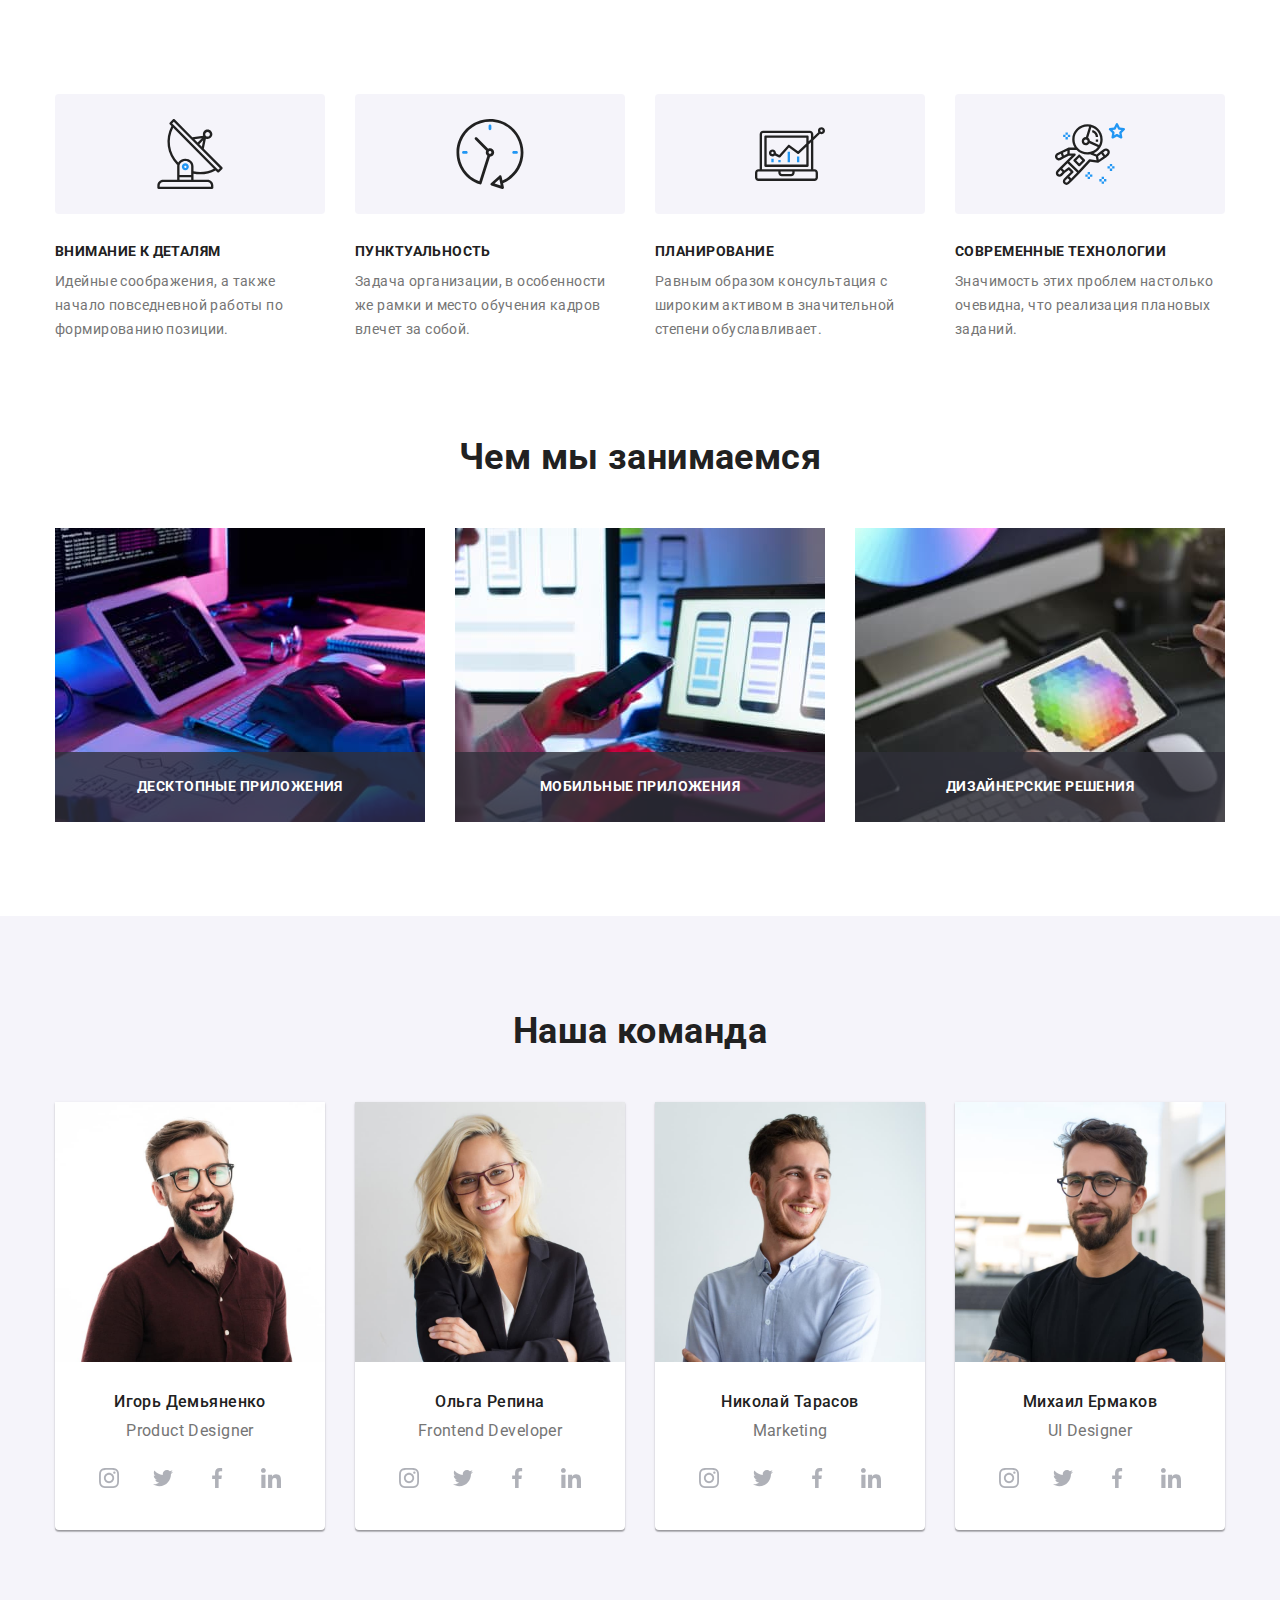
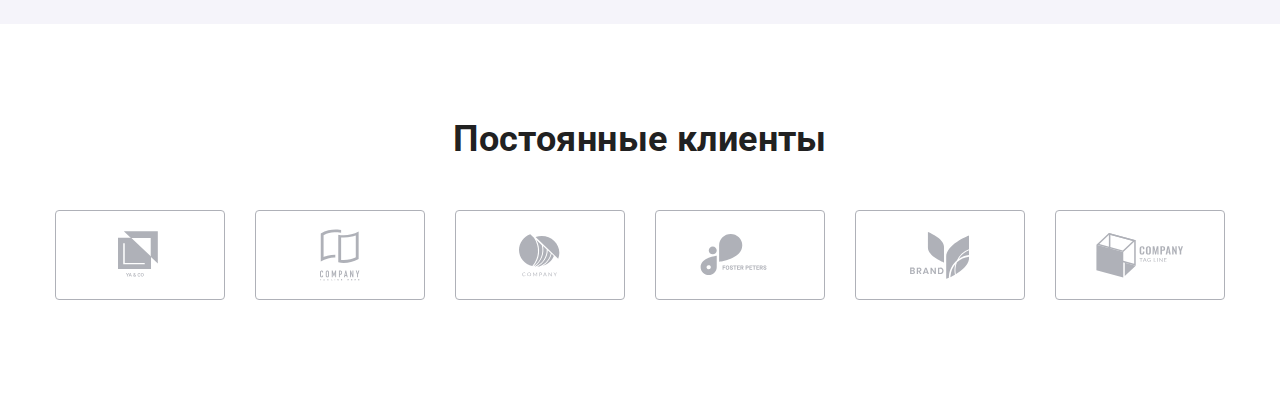
<file: index.html>
<!DOCTYPE html>
<html lang="ru">
  <head>
    <meta charset="UTF-8" />
    <meta http-equiv="X-UA-Compatible" content="IE=edge" />
    <meta name="viewport" content="width=device-width, initial-scale=1.0" />
    <title>WebStudio</title>
    <link rel="preconnect" href="https://fonts.gstatic.com" />
    <link
      href="https://fonts.googleapis.com/css2?family=Raleway:wght@700&family=Roboto:wght@400;500;700;900&display=swap"
      rel="stylesheet"
    />
    <link
      rel="stylesheet"
      href="https://cdnjs.cloudflare.com/ajax/libs/modern-normalize/1.0.0/modern-normalize.min.css"
    />
    <link rel="stylesheet" href="./css/main.min.css" />
  </head>
  <body>
    <!-- Header -->
    <!-- <header class="header">
      <div class="container header__container">
        <nav class="navigation">
          <a class="logo header__logo" href="./index.html"
            ><span class="logo--accent">Web</span>Studio</a
          >
          <ul class="site-nav list">
            <li class="site-nav__item">
              <a
                class="link site-nav__link site-nav__link--current"
                href="./index.html"
                >Студия</a
              >
            </li>
            <li class="site-nav__item">
              <a class="link site-nav__link" href="./portfolio.html"
                >Портфолио</a
              >
            </li>
            <li class="site-nav__item">
              <a class="link site-nav__link" href=" ">Контакты</a>
            </li>
          </ul>
        </nav>
        <ul class="contact-nav list">
          <li class="contact-nav__item">
            <a class="link contact-nav__link" href="mailto:info@devstudio.com">
              <svg class="contact-nav__icon" width="16" height="12">
                <use href="./images/icons.svg#icon-envelope"></use>
              </svg>
              info@devstudio.com
            </a>
          </li>
          <li class="contact-nav__item">
            <a class="link contact-nav__link" href="tell:+380961111111">
              <svg class="contact-nav__icon" width="10" height="16">
                <use href="./images/icons.svg#icon-smartphone"></use>
              </svg>
              +38 096 111 11 11
            </a>
          </li>
        </ul>
      </div>
    </header> -->

    <main>
      <!--  Hero-->
      <!-- <section class="hero overlay">
        <div class="container">
          <h1 class="hero__title">Эффективные решения для вашего бизнеса</h1>
          <button type="button" class="button" data-modal-open>
            Заказать услугу
          </button>
        </div>
      </section> -->

      <!-- Features -->

      <section class="section features">
        <div class="container">
          <h2 class="section__title visually-hidden">Особенности</h2>
          <ul class="features__list list grid">
            <li class="grid__item features__item features__icon-antenna">
              <h3 class="features__title">Внимание к деталям</h3>
              <p class="features__description">
                Идейные соображения, а также начало повседневной работы по
                формированию позиции.
              </p>
            </li>
            <li class="grid__item features__item features__icon-clock">
              <h3 class="features__title">Пунктуальность</h3>
              <p class="features__description">
                Задача организации, в особенности же рамки и место обучения
                кадров влечет за собой.
              </p>
            </li>
            <li class="grid__item features__item features__icon-diagram">
              <h3 class="features__title">Планирование</h3>
              <p class="features__description">
                Равным образом консультация с широким активом в значительной
                степени обуславливает.
              </p>
            </li>
            <li class="grid__item features__item features__icon-astronaut">
              <h3 class="features__title">Современные технологии</h3>
              <p class="features__description">
                Значимость этих проблем настолько очевидна, что реализация
                плановых заданий.
              </p>
            </li>
          </ul>
        </div>
      </section>

      <!-- About -->

      <section class="section about">
        <div class="container">
          <h2 class="section__title">Чем мы занимаемся</h2>
          <ul class="list grid about__list">
            <li class="grid__item about__item">
              <img
                src="./images/webstudio/about/our_work_1.jpg"
                alt="Проектирование"
                width="370"
              />
              <p class="about__description">Десктопные приложения</p>
            </li>
            <li class="grid__item about__item">
              <img
                src="./images/webstudio/about/our_work_2.jpg"
                alt="Оформление"
                width="370"
              />
              <p class="about__description">Мобильные приложения</p>
            </li>
            <li class="grid__item about__item">
              <img
                src="./images/webstudio/about/our_work_3.jpg"
                alt="Дизайн"
                width="370"
              />
              <p class="about__description">Дизайнерские решения</p>
            </li>
          </ul>
        </div>
      </section>

      <!-- Team -->

      <section class="section team">
        <div class="container">
          <h2 class="section__title">Наша команда</h2>
          <ul class="team__list list grid">
            <li class="grid__item team__item">
              <img
                src="./images/webstudio/team/img_product_designer.jpg"
                alt="Игорь Демьяненко"
                width="270"
              />
              <div class="team__content">
                <h3 class="team__member">Игорь Демьяненко</h3>
                <p lang="en" class="team__member-profession">
                  Product Designer
                </p>
                <ul class="list social-icons">
                  <li class="social-icons__item">
                    <a
                      href=""
                      class="social-icons__link"
                      target="_blank"
                      rel="noopener noreferrer"
                    >
                      <svg class="social-icons__icon">
                        <use href="./images/icons.svg#icon-instagram"></use>
                      </svg>
                    </a>
                  </li>
                  <li class="social-icons__item">
                    <a
                      href=""
                      class="social-icons__link"
                      target="_blank"
                      rel="noopener noreferrer"
                    >
                      <svg class="social-icons__icon">
                        <use href="./images/icons.svg#icon-twitter"></use>
                      </svg>
                    </a>
                  </li>
                  <li class="social-icons__item">
                    <a
                      href=""
                      class="social-icons__link"
                      target="_blank"
                      rel="noopener noreferrer"
                    >
                      <svg class="social-icons__icon">
                        <use href="./images/icons.svg#icon-facebook"></use>
                      </svg>
                    </a>
                  </li>
                  <li class="social-icons__item">
                    <a
                      href=""
                      class="social-icons__link"
                      target="_blank"
                      rel="noopener noreferrer"
                    >
                      <svg class="social-icons__icon">
                        <use href="./images/icons.svg#icon-linkedin"></use>
                      </svg>
                    </a>
                  </li>
                </ul>
              </div>
            </li>
            <li class="grid__item team__item">
              <img
                src="./images/webstudio/team/img_frontend_developer.jpg"
                alt="Ольга Репина"
                width="270"
              />
              <div class="team__content">
                <h3 class="team__member">Ольга Репина</h3>
                <p lang="en" class="team__member-profession">
                  Frontend Developer
                </p>
                <ul class="list social-icons">
                  <li class="social-icons__item">
                    <a
                      href=""
                      class="social-icons__link"
                      target="_blank"
                      rel="noopener noreferrer"
                    >
                      <svg class="social-icons__icon">
                        <use href="./images/icons.svg#icon-instagram"></use>
                      </svg>
                    </a>
                  </li>
                  <li class="social-icons__item">
                    <a
                      href=""
                      class="social-icons__link"
                      target="_blank"
                      rel="noopener noreferrer"
                    >
                      <svg class="social-icons__icon">
                        <use href="./images/icons.svg#icon-twitter"></use>
                      </svg>
                    </a>
                  </li>
                  <li class="social-icons__item">
                    <a
                      href=""
                      class="social-icons__link"
                      target="_blank"
                      rel="noopener noreferrer"
                    >
                      <svg class="social-icons__icon">
                        <use href="./images/icons.svg#icon-facebook"></use>
                      </svg>
                    </a>
                  </li>
                  <li class="social-icons__item">
                    <a
                      href=""
                      class="social-icons__link"
                      target="_blank"
                      rel="noopener noreferrer"
                    >
                      <svg class="social-icons__icon">
                        <use href="./images/icons.svg#icon-linkedin"></use>
                      </svg>
                    </a>
                  </li>
                </ul>
              </div>
            </li>
            <li class="grid__item team__item">
              <img
                src="./images/webstudio/team/img_marketing.jpg"
                alt="Николай Тарасов"
                width="270"
              />
              <div class="team__content">
                <h3 class="team__member">Николай Тарасов</h3>
                <p lang="en" class="team__member-profession">Marketing</p>
                <ul class="list social-icons">
                  <li class="social-icons__item">
                    <a
                      href=""
                      class="social-icons__link"
                      target="_blank"
                      rel="noopener noreferrer"
                    >
                      <svg class="social-icons__icon">
                        <use href="./images/icons.svg#icon-instagram"></use>
                      </svg>
                    </a>
                  </li>
                  <li class="social-icons__item">
                    <a
                      href=""
                      class="social-icons__link"
                      target="_blank"
                      rel="noopener noreferrer"
                    >
                      <svg class="social-icons__icon">
                        <use href="./images/icons.svg#icon-twitter"></use>
                      </svg>
                    </a>
                  </li>
                  <li class="social-icons__item">
                    <a
                      href=""
                      class="social-icons__link"
                      target="_blank"
                      rel="noopener noreferrer"
                    >
                      <svg class="social-icons__icon">
                        <use href="./images/icons.svg#icon-facebook"></use>
                      </svg>
                    </a>
                  </li>
                  <li class="social-icons__item">
                    <a
                      href=""
                      class="social-icons__link"
                      target="_blank"
                      rel="noopener noreferrer"
                    >
                      <svg class="social-icons__icon">
                        <use href="./images/icons.svg#icon-linkedin"></use>
                      </svg>
                    </a>
                  </li>
                </ul>
              </div>
            </li>
            <li class="grid__item team__item">
              <img
                src="./images/webstudio/team/img_ui_designer.jpg"
                alt="Михаил Ермаков"
                width="270"
              />
              <div class="team__content">
                <h3 class="team__member">Михаил Ермаков</h3>
                <p lang="en" class="team__member-profession">UI Designer</p>
                <ul class="list social-icons">
                  <li class="social-icons__item">
                    <a
                      href=""
                      class="social-icons__link"
                      target="_blank"
                      rel="noopener noreferrer"
                    >
                      <svg class="social-icons__icon">
                        <use href="./images/icons.svg#icon-instagram"></use>
                      </svg>
                    </a>
                  </li>
                  <li class="social-icons__item">
                    <a
                      href=""
                      class="social-icons__link"
                      target="_blank"
                      rel="noopener noreferrer"
                    >
                      <svg class="social-icons__icon">
                        <use href="./images/icons.svg#icon-twitter"></use>
                      </svg>
                    </a>
                  </li>
                  <li class="social-icons__item">
                    <a
                      href=""
                      class="social-icons__link"
                      target="_blank"
                      rel="noopener noreferrer"
                    >
                      <svg class="social-icons__icon">
                        <use href="./images/icons.svg#icon-facebook"></use>
                      </svg>
                    </a>
                  </li>
                  <li class="social-icons__item">
                    <a
                      href=""
                      class="social-icons__link"
                      target="_blank"
                      rel="noopener noreferrer"
                    >
                      <svg class="social-icons__icon">
                        <use href="./images/icons.svg#icon-linkedin"></use>
                      </svg>
                    </a>
                  </li>
                </ul>
              </div>
            </li>
          </ul>
        </div>
      </section>

      <!-- Clients -->

      <section class="section clients">
        <div class="container">
          <h2 class="section__title">Постоянные клиенты</h2>
          <ul class="clients__list list grid">
            <li class="grid__item clients__item">
              <a
                class="clients__link"
                href=""
                target="_blank"
                rel="noopener noreferrer"
              >
                <svg class="clients__icon" width="44" height="49">
                  <use href="./images/icons.svg#icon-client-1"></use>
                </svg>
              </a>
            </li>
            <li class="grid__item clients__item">
              <a
                class="clients__link"
                href=""
                target="_blank"
                rel="noopener noreferrer"
              >
                <svg class="clients__icon" width="40" height="52">
                  <use href="./images/icons.svg#icon-client-2"></use>
                </svg>
              </a>
            </li>
            <li class="grid__item clients__item">
              <a
                class="clients__link"
                href=""
                target="_blank"
                rel="noopener noreferrer"
              >
                <svg class="clients__icon" width="41" height="43">
                  <use href="./images/icons.svg#icon-client-3"></use>
                </svg>
              </a>
            </li>
            <li class="grid__item clients__item">
              <a
                class="clients__link"
                href=""
                target="_blank"
                rel="noopener noreferrer"
              >
                <svg class="clients__icon" width="80" height="42">
                  <use href="./images/icons.svg#icon-client-4"></use>
                </svg>
              </a>
            </li>
            <li class="grid__item clients__item">
              <a
                class="clients__link"
                href=""
                target="_blank"
                rel="noopener noreferrer"
              >
                <svg class="clients__icon" width="59" height="47">
                  <use href="./images/icons.svg#icon-client-5"></use>
                </svg>
              </a>
            </li>
            <li class="grid__item clients__item">
              <a
                class="clients__link"
                href=""
                target="_blank"
                rel="noopener noreferrer"
              >
                <svg class="clients__icon" width="88" height="45">
                  <use href="./images/icons.svg#icon-client-6"></use>
                </svg>
              </a>
            </li>
          </ul>
        </div>
      </section>
    </main>

    <!-- Footer -->

    <!-- <footer class="footer footer--dark-bg">
      <div class="container">
        <div class="footer__container-address">
          <div class="footer-contacts">
            <a class="logo footer-contacts__logo--white" href="./index.html"
              ><span class="logo--accent">Web</span>Studio</a
            >
            <address class="address footer-contacts__address--white">
              <ul class="list footer-contacts__list">
                <li class="footer-contacts__item">
                  <p>г. Киев, пр-т Леси Украинки, 26</p>
                </li>
                <li class="footer-contacts__item">
                  <a
                    class="link footer-contacts__link"
                    href="mailto:info@devstudio.com"
                    >info@devstudio.com</a
                  >
                </li>
                <li class="footer-contacts__item">
                  <a
                    class="link footer-contacts__link"
                    href="tell:+380961111111"
                    >+38 096 111 11 11</a
                  >
                </li>
              </ul>
            </address>
          </div>

          <div class="footer-socials">
            <p class="footer__join-in">присоединяйтесь</p>
            <ul class="list social-icons footer__social-icons">
              <li class="social-icons__item">
                <a
                  href=""
                  class="social-icons__link"
                  target="_blank"
                  rel="noopener noreferrer"
                >
                  <svg class="social-icons__icon footer__icon--white">
                    <use href="./images/icons.svg#icon-instagram"></use>
                  </svg>
                </a>
              </li>
              <li class="social-icons__item">
                <a
                  href=""
                  class="social-icons__link"
                  target="_blank"
                  rel="noopener noreferrer"
                >
                  <svg class="social-icons__icon footer__icon--white">
                    <use href="./images/icons.svg#icon-twitter"></use>
                  </svg>
                </a>
              </li>
              <li class="social-icons__item">
                <a
                  href=""
                  class="social-icons__link"
                  target="_blank"
                  rel="noopener noreferrer"
                >
                  <svg class="social-icons__icon footer__icon--white">
                    <use href="./images/icons.svg#icon-facebook"></use>
                  </svg>
                </a>
              </li>
              <li class="social-icons__item">
                <a
                  href=""
                  class="social-icons__link"
                  target="_blank"
                  rel="noopener noreferrer"
                >
                  <svg class="social-icons__icon footer__icon--white">
                    <use href="./images/icons.svg#icon-linkedin"></use>
                  </svg>
                </a>
              </li>
            </ul>
          </div>

          <div class="footer-subscription">
            <p class="footer__join-in">подпишитесь на рассылку</p>

            <form class="footer-form">
              <label>
                <input
                  class="footer-form__input"
                  type="email"
                  name="mail"
                  id="mail"
                  placeholder="E-mail"
                />
              </label>

              <button type="submit" class="button footer-form__button">
                Подписаться
                <svg class="footer-form__icon" width="24" height="24">
                  <use href="./images/icons.svg#icon-send"></use>
                </svg>
              </button>
            </form>
          </div>
        </div>
      </div>
    </footer> -->

    <!--  Modal -->
    <!-- <div class="backdrop is-hidden" data-modal>
      <div class="modal">
        <p class="modal__title">Оставьте свои данные, мы вам перезвоним</p>
        <button
          class="modal__button-close"
          aria-label="Закрыть окно"
          data-modal-close
        >
          <svg class="modal-form__icon-close" width="18" height="18">
            <use href="./images/icons.svg#icon-modal-close"></use>
          </svg>
        </button>

        <form class="form modal-form">
          <div class="modal-form__field">
            <label class="modal-form__label" for="user-name">Имя</label>
            <div class="modal-form__position">
              <input
                class="modal-form__input"
                type="text"
                name="user-name"
                id="user-name"
              />
              <svg class="modal-form__icon" width="18" height="18">
                <use href="./images/icons.svg#icon-modal-person"></use>
              </svg>
            </div>
          </div>

          <div class="modal-form__field">
            <label class="modal-form__label" for="user-phone">Телефон</label>
            <div class="modal-form__position">
              <input
                class="modal-form__input"
                type="tel"
                name="user-phone"
                id="user-phone"
              />
              <svg class="modal-form__icon" width="18" height="18">
                <use href="./images/icons.svg#icon-modal-phone"></use>
              </svg>
            </div>
          </div>

          <div class="modal-form__field">
            <label class="modal-form__label" for="user-mail">Почта</label>
            <div class="modal-form__position">
              <input
                class="modal-form__input"
                type="email"
                name="user-mail"
                id="user-mail"
              />
              <svg class="modal-form__icon" width="18" height="18">
                <use href="./images/icons.svg#icon-modal-email"></use>
              </svg>
            </div>
          </div>

          <div class="modal-form__field">
            <label class="modal-form__label" for="user-comment"
              >Комментарий</label
            >
            <textarea
              class="modal-form__comment"
              name="user-comment"
              id="user-comment"
              rows="8"
              placeholder="Введите текст"
            >
            </textarea>
          </div>

          <label class="modal-checkbox__label">
            <input
              class="modal-checkbox__input"
              type="checkbox"
              name="policy"
            />
            <span class="modal-checkbox__icon"> </span>
            Соглашаюсь с рассылкой и принимаю<a
              class="modal-checkbox__link link"
              href=""
            >
              Условия договора</a
            >
          </label>

          <button class="button modal-form__button" type="submit">
            Отправить
          </button>
        </form>
      </div>
    </div> -->
    <script src="./js/modal.js"></script>
  </body>
</html>
</file>
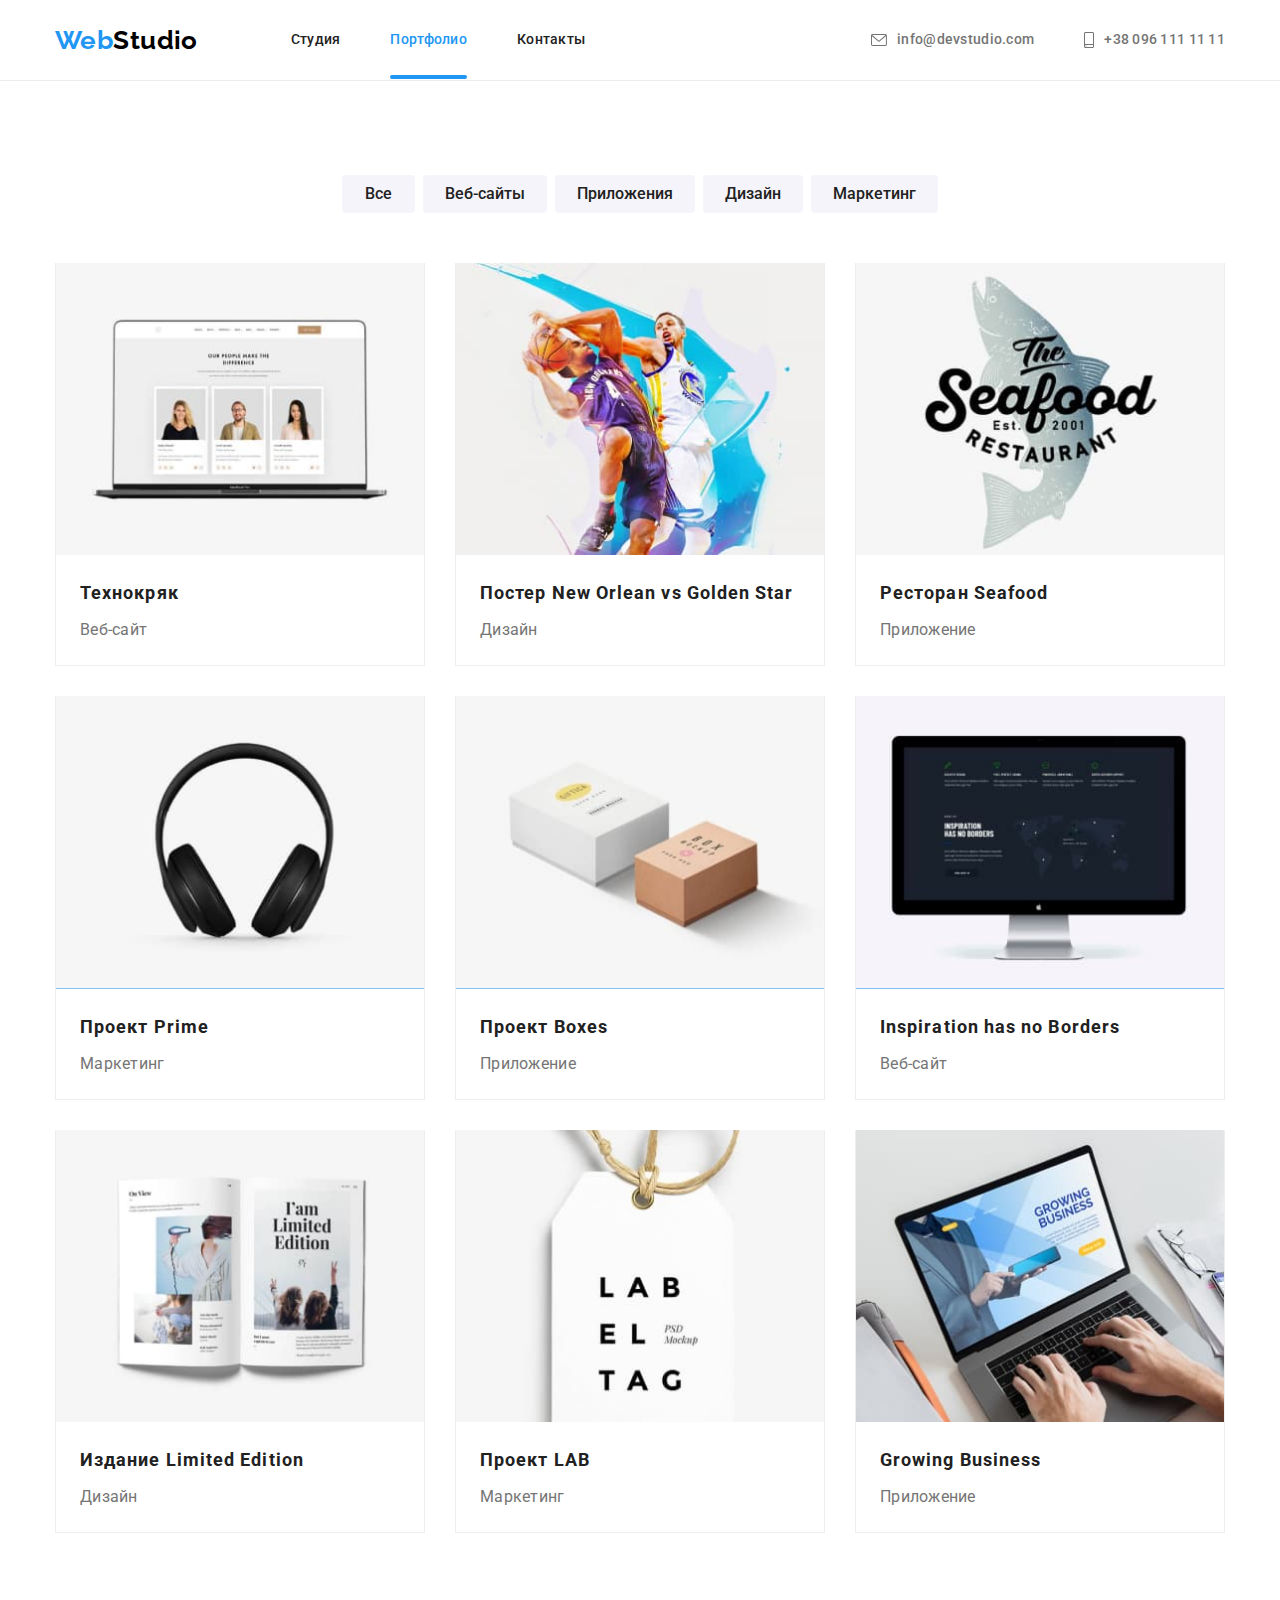
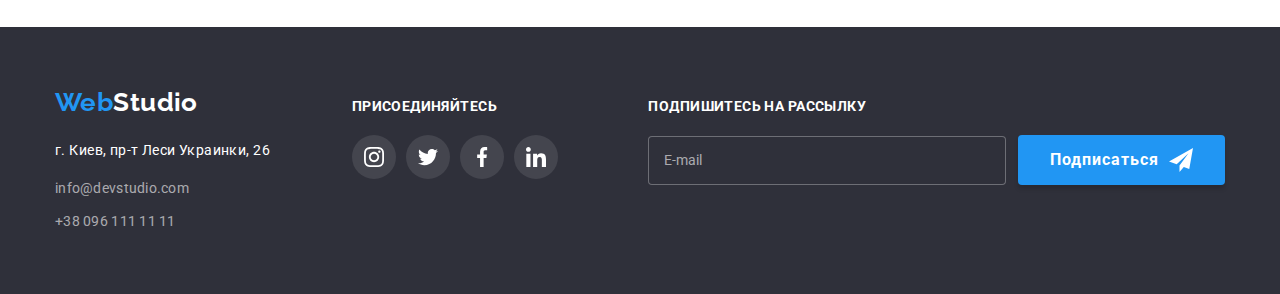
<file: portfolio.html>
<!DOCTYPE html>
<html lang="ru">
  <head>
    <meta charset="UTF-8" />
    <meta http-equiv="X-UA-Compatible" content="IE=edge" />
    <meta name="viewport" content="width=device-width, initial-scale=1.0" />
    <title>WebStudio</title>
    <link rel="preconnect" href="https://fonts.gstatic.com" />
    <link
      href="https://fonts.googleapis.com/css2?family=Raleway:wght@700&family=Roboto:wght@400;500;700;900&display=swap"
      rel="stylesheet"
    />
    <link
      rel="stylesheet"
      href="https://cdnjs.cloudflare.com/ajax/libs/modern-normalize/1.0.0/modern-normalize.min.css"
    />
    <link rel="stylesheet" href="./css/main.min.css" />
  </head>
  <body>
    <!-- Header -->
    <header class="header">
      <div class="container header__container">
        <nav class="navigation">
          <a class="logo header__logo" href="./index.html"
            ><span class="logo--accent">Web</span>Studio</a
          >
          <ul class="site-nav list">
            <li class="site-nav__item">
              <a class="link site-nav__link" href="./index.html">Студия</a>
            </li>
            <li class="site-nav__item">
              <a
                class="link site-nav__link site-nav__link--current"
                href="./portfolio.html"
                >Портфолио</a
              >
            </li>
            <li class="site-nav__item">
              <a class="link site-nav__link" href=" ">Контакты</a>
            </li>
          </ul>
        </nav>
        <ul class="contact-nav list">
          <li class="contact-nav__item">
            <a class="link contact-nav__link" href="mailto:info@devstudio.com">
              <svg class="contact-nav__icon" width="16" height="12">
                <use href="./images/icons.svg#icon-envelope"></use>
              </svg>
              info@devstudio.com
            </a>
          </li>
          <li class="contact-nav__item">
            <a class="link contact-nav__link" href="tell:+380961111111">
              <svg class="contact-nav__icon" width="10" height="16">
                <use href="./images/icons.svg#icon-smartphone"></use>
              </svg>
              +38 096 111 11 11
            </a>
          </li>
        </ul>
      </div>
    </header>

    <main>
      <section class="section projects">
        <div class="container">
          <h1 class="visually-hidden">Наши проекты</h1>
          <div class="filter">
            <h2 class="visually-hidden">Фильтр</h2>
            <ul class="list filter__list">
              <li class="filter__item">
                <button type="button" class="filter__button">Все</button>
              </li>
              <li class="filter__item">
                <button type="button" class="filter__button">Веб-сайты</button>
              </li>
              <li class="filter__item">
                <button type="button" class="filter__button">Приложения</button>
              </li>
              <li class="filter__item">
                <button type="button" class="filter__button">Дизайн</button>
              </li>
              <li class="filter__item">
                <button type="button" class="filter__button">Маркетинг</button>
              </li>
            </ul>
          </div>

          <!-- Gallery projects -->
          <ul class="list projects__list grid">
            <li class="grid__item projects__item">
              <a class="link projects__link" href="">
                <div class="projects__thumb">
                  <img
                    src="./images/portfolio/projects/img-1.jpg"
                    alt=""
                    width="370"
                  />

                  <div class="projects-overlay">
                    <p class="projects-overlay__text">
                      Технокряк это современная площадка распространения
                      коронавируса. Компании используют эту платформу для
                      цифрового шпионажа и атак на защищённые сервера
                      конкурентов.
                    </p>
                  </div>
                </div>

                <div class="projects__content">
                  <h2 class="projects__title">Технокряк</h2>
                  <p class="projects__filter">Веб-сайт</p>
                </div>
              </a>
            </li>
            <li class="grid__item projects__item">
              <a class="link projects__link" href="">
                <div class="projects__thumb">
                  <img
                    src="./images/portfolio/projects/img-2.jpg"
                    alt=""
                    width="370"
                  />

                  <div class="projects-overlay">
                    <p class="projects-overlay__text">
                      Технокряк это современная площадка распространения
                      коронавируса. Компании используют эту платформу для
                      цифрового шпионажа и атак на защищённые сервера
                      конкурентов.
                    </p>
                  </div>
                </div>

                <div class="projects__content">
                  <h2 class="projects__title">
                    Постер New Orlean vs Golden Star
                  </h2>
                  <p class="projects__filter">Дизайн</p>
                </div>
              </a>
            </li>
            <li class="grid__item projects__item">
              <a class="link projects__link" href="">
                <div class="projects__thumb">
                  <img
                    src="./images/portfolio/projects/img-3.jpg"
                    alt=""
                    width="370"
                  />
                  <div class="projects-overlay">
                    <p class="projects-overlay__text">
                      Технокряк это современная площадка распространения
                      коронавируса. Компании используют эту платформу для
                      цифрового шпионажа и атак на защищённые сервера
                      конкурентов.
                    </p>
                  </div>
                </div>

                <div class="projects__content">
                  <h2 class="projects__title">Ресторан Seafood</h2>
                  <p class="projects__filter">Приложение</p>
                </div>
              </a>
            </li>
            <li class="grid__item projects__item">
              <a class="link projects__link" href="">
                <div class="projects__thumb">
                  <img
                    src="./images/portfolio/projects/img-4.jpg"
                    alt=""
                    width="370"
                  />
                  <div class="projects-overlay">
                    <p class="projects-overlay__text">
                      Технокряк это современная площадка распространения
                      коронавируса. Компании используют эту платформу для
                      цифрового шпионажа и атак на защищённые сервера
                      конкурентов.
                    </p>
                  </div>
                </div>

                <div class="projects__content">
                  <h2 class="projects__title">Проект Prime</h2>
                  <p class="projects__filter">Маркетинг</p>
                </div>
              </a>
            </li>
            <li class="grid__item projects__item">
              <a class="link projects__link" href="">
                <div class="projects__thumb">
                  <img
                    src="./images/portfolio/projects/img-5.jpg"
                    alt=""
                    width="370"
                  />
                  <div class="projects-overlay">
                    <p class="projects-overlay__text">
                      Технокряк это современная площадка распространения
                      коронавируса. Компании используют эту платформу для
                      цифрового шпионажа и атак на защищённые сервера
                      конкурентов.
                    </p>
                  </div>
                </div>

                <div class="projects__content">
                  <h2 class="projects__title">Проект Boxes</h2>
                  <p class="projects__filter">Приложение</p>
                </div>
              </a>
            </li>
            <li class="grid__item projects__item">
              <a class="link projects__link" href="">
                <div class="projects__thumb">
                  <img
                    src="./images/portfolio/projects/img-6.jpg"
                    alt=""
                    width="370"
                  />
                  <div class="projects-overlay">
                    <p class="projects-overlay__text">
                      Технокряк это современная площадка распространения
                      коронавируса. Компании используют эту платформу для
                      цифрового шпионажа и атак на защищённые сервера
                      конкурентов.
                    </p>
                  </div>
                </div>

                <div class="projects__content">
                  <h2 class="projects__title">Inspiration has no Borders</h2>
                  <p class="projects__filter">Веб-сайт</p>
                </div>
              </a>
            </li>
            <li class="grid__item projects__item">
              <a class="link projects__link" href="">
                <div class="projects__thumb">
                  <img
                    src="./images/portfolio/projects/img-7.jpg"
                    alt=""
                    width="370"
                  />
                  <div class="projects-overlay">
                    <p class="projects-overlay__text">
                      Технокряк это современная площадка распространения
                      коронавируса. Компании используют эту платформу для
                      цифрового шпионажа и атак на защищённые сервера
                      конкурентов.
                    </p>
                  </div>
                </div>

                <div class="projects__content">
                  <h2 class="projects__title">Издание Limited Edition</h2>
                  <p class="projects__filter">Дизайн</p>
                </div>
              </a>
            </li>
            <li class="grid__item projects__item">
              <a class="link projects__link" href="">
                <div class="projects__thumb">
                  <img
                    src="./images/portfolio/projects/img-8.jpg"
                    alt=""
                    width="370"
                  />
                  <div class="projects-overlay">
                    <p class="projects-overlay__text">
                      Технокряк это современная площадка распространения
                      коронавируса. Компании используют эту платформу для
                      цифрового шпионажа и атак на защищённые сервера
                      конкурентов.
                    </p>
                  </div>
                </div>

                <div class="projects__content">
                  <h2 class="projects__title">Проект LAB</h2>
                  <p class="projects__filter">Маркетинг</p>
                </div>
              </a>
            </li>
            <li class="grid__item projects__item">
              <a class="link projects__link" href="">
                <div class="projects__thumb">
                  <img
                    src="./images/portfolio/projects/img-9.jpg"
                    alt=""
                    width="370"
                  />
                  <div class="projects-overlay">
                    <p class="projects-overlay__text">
                      Технокряк это современная площадка распространения
                      коронавируса. Компании используют эту платформу для
                      цифрового шпионажа и атак на защищённые сервера
                      конкурентов.
                    </p>
                  </div>
                </div>

                <div class="projects__content">
                  <h2 class="projects__title">Growing Business</h2>
                  <p class="projects__filter">Приложение</p>
                </div>
              </a>
            </li>
          </ul>
        </div>
      </section>
    </main>

    <!-- Подвал страницы -->

    <footer class="footer footer--dark-bg">
      <div class="container">
        <div class="footer__container-address">
          <!-- Footer contacts -->

          <div class="footer-contacts">
            <a class="logo footer-contacts__logo--white" href="./index.html"
              ><span class="logo--accent">Web</span>Studio</a
            >
            <address class="address footer-contacts__address--white">
              <ul class="list footer-contacts__list">
                <li class="footer-contacts__item">
                  <p>г. Киев, пр-т Леси Украинки, 26</p>
                </li>
                <li class="footer-contacts__item">
                  <a
                    class="link footer-contacts__link"
                    href="mailto:info@devstudio.com"
                    >info@devstudio.com</a
                  >
                </li>
                <li class="footer-contacts__item">
                  <a
                    class="link footer-contacts__link"
                    href="tell:+380961111111"
                    >+38 096 111 11 11</a
                  >
                </li>
              </ul>
            </address>
          </div>

          <!-- Footer socials -->

          <div class="footer-socials">
            <p class="footer__join-in">присоединяйтесь</p>
            <ul class="list social-icons footer__social-icons">
              <li class="social-icons__item">
                <a
                  href=""
                  class="social-icons__link"
                  target="_blank"
                  rel="noopener noreferrer"
                >
                  <svg class="social-icons__icon footer__icon--white">
                    <use href="./images/icons.svg#icon-instagram"></use>
                  </svg>
                </a>
              </li>
              <li class="social-icons__item">
                <a
                  href=""
                  class="social-icons__link"
                  target="_blank"
                  rel="noopener noreferrer"
                >
                  <svg class="social-icons__icon footer__icon--white">
                    <use href="./images/icons.svg#icon-twitter"></use>
                  </svg>
                </a>
              </li>
              <li class="social-icons__item">
                <a
                  href=""
                  class="social-icons__link"
                  target="_blank"
                  rel="noopener noreferrer"
                >
                  <svg class="social-icons__icon footer__icon--white">
                    <use href="./images/icons.svg#icon-facebook"></use>
                  </svg>
                </a>
              </li>
              <li class="social-icons__item">
                <a
                  href=""
                  class="social-icons__link"
                  target="_blank"
                  rel="noopener noreferrer"
                >
                  <svg class="social-icons__icon footer__icon--white">
                    <use href="./images/icons.svg#icon-linkedin"></use>
                  </svg>
                </a>
              </li>
            </ul>
          </div>

          <!-- Footer subscription -->

          <div class="footer-subscription">
            <p class="footer__join-in">подпишитесь на рассылку</p>

            <form class="footer-form">
              <label>
                <input
                  class="footer-form__input"
                  type="email"
                  name="mail"
                  id="mail"
                  placeholder="E-mail"
                />
              </label>

              <button type="submit" class="button footer-form__button">
                Подписаться
                <svg class="footer-form__icon" width="24" height="24">
                  <use href="./images/icons.svg#icon-send"></use>
                </svg>
              </button>
            </form>
          </div>
        </div>
      </div>
    </footer>
  </body>
</html>
</file>
<file: css/main.min.css>
:root{--primary-white-color: #ffffff;--dark-bg-color: #2f303a;--background-button-color: #f5f4fa;--primary-text-color: #757575;--title-color: #212121;--accent-color: #2196f3;--logo-color: #000000;--icon-color: #afb1b8;--grid-item: 1;--animation: 250ms cubic-bezier(0.4, 0, 0.2, 1)}html{box-sizing:border-box}*,*::after,*::before{box-sizing:inherit}body{font-family:"Roboto", sans-serif;font-weight:400;font-size:14px;line-height:1.71;letter-spacing:0.03em;color:var(--primary-text-color);background-color:var(--primary-white-color)}h1,h2,h3,h4,h5,h6,p{margin-top:0}img{display:block;max-width:100%;height:auto}.list{list-style:none;padding-left:0;margin-top:0;margin-bottom:0}.address{margin-top:20px;font-style:normal}.link{font-weight:500;font-size:14px;line-height:1.14;letter-spacing:0.02em;text-decoration:none}.visually-hidden{position:absolute !important;clip:rect(1px 1px 1px 1px);clip:rect(1px, 1px, 1px, 1px);padding:0 !important;border:0 !important;height:1px !important;width:1px !important;overflow:hidden}.container{width:100%;padding-left:15px;padding-right:15px;margin-right:auto;margin-left:auto}@media screen and (min-width: 480px){.container{max-width:480px}}@media screen and (min-width: 768px){.container{max-width:768px}}@media screen and (min-width: 1200px){.container{max-width:1200px}}.button{padding:10px 32px;min-width:200px;border:none;border-radius:4px;box-shadow:0px 4px 4px rgba(0,0,0,0.15);cursor:pointer;font-family:inherit;font-weight:700;font-size:16px;line-height:1.87;letter-spacing:0.06em;color:var(--primary-white-color);background-color:var(--accent-color);text-decoration:none;transition:background-color var(--animation),box-shadow var(--animation)}.button:hover,.button:focus{background-color:#188ce8}.site-nav{display:flex}.site-nav__item:not(:last-child){margin-right:50px}.site-nav__link{padding-top:32px;padding-bottom:32px;color:var(--title-color);transition:color var(--animation)}.site-nav__link:hover,.site-nav__link:focus{color:var(--accent-color)}.site-nav__link--current{position:relative;color:var(--accent-color)}.site-nav__link--current::after{content:" ";position:absolute;left:0;bottom:0;display:block;width:100%;height:4px;background-color:var(--accent-color);border-radius:2px}.contact-nav{display:flex;margin-left:auto}.contact-nav__item:not(:last-child){margin-right:50px}.contact-nav__link{display:flex;align-items:center;padding-top:32px;padding-bottom:32px;color:var(--primary-text-color);transition:color var(--animation)}.contact-nav__link:hover,.contact-nav__link:focus{color:var(--accent-color)}.contact-nav__icon{margin-right:10px;fill:currentColor}.contact-nav__link:hover .contact-nav__icon,.contact-nav__link:focus .contact-nav__icon{color:var(--accent-color)}.logo{font-family:Raleway;font-weight:700;font-size:26px;line-height:1.19;color:var(--logo-color);text-decoration:none}.logo--accent{color:var(--accent-color)}.social-icons{display:flex;justify-content:center}.social-icons__item+.social-icons__item{margin-left:10px}.social-icons__link{display:flex;justify-content:center;align-items:center;width:44px;height:44px;border-radius:50%;background:rgba(255,255,255,0.1);transition:fill var(--animation),background-color var(--animation)}.social-icons__link:hover,.social-icons__link:focus{background-color:var(--accent-color)}.social-icons__icon{width:20px;height:20px;fill:var(--icon-color)}.social-icons__link:hover .social-icons__icon,.social-icons__link:focus .social-icons__icon{fill:var(--primary-white-color)}.footer-form{display:flex;align-items:baseline}.footer-form__input{width:358px;padding:15px;margin-right:12px;background-color:var(--dark-bg-color);border:1px solid rgba(255,255,255,0.3);border-radius:4px;line-height:1.25;color:rgba(255,255,255,0.6)}.footer-form__input::placeholder{line-height:1.25;color:rgba(255,255,255,0.6)}.footer-form__button{display:inline-flex;justify-content:center;align-items:center}.footer-form__button:hover,.footer-form__button:focus{background-color:#188ce8}.footer-form__icon{margin-left:10px;fill:var(--primary-white-color)}.backdrop{position:fixed;top:0;left:0;width:100%;height:100%;opacity:1;background-color:rgba(0,0,0,0.2);transition:opacity var(--animation)}.backdrop.is-hidden{opacity:0;visibility:hidden;pointer-events:none}.is-hidden .modal{transform:translate(-50%, -50%) scale(0.9)}.modal{position:absolute;top:50%;left:50%;width:100%;max-width:528px;min-height:581px;padding:40px;box-shadow:0px 1px 3px rgba(0,0,0,0.12),0px 1px 1px rgba(0,0,0,0.14),0px 2px 1px rgba(0,0,0,0.2);border-radius:4px;background-color:var(--primary-white-color);transform:translate(-50%, -50%) scale(1);transition:transform var(--animation)}.modal__title{font-weight:700;font-size:20px;line-height:1.15;text-align:center;margin-bottom:12px;color:var(--title-color)}.modal__button-close{position:absolute;top:8px;right:8px;height:30px;display:flex;justify-content:center;align-items:center;border-radius:50%;border:1px solid rgba(0,0,0,0.1);background-color:transparent;cursor:pointer;transition:color var(--animation),background-color var(--animation)}.modal__button-close:hover,.modal__button-close:focus{fill:var(--accent-color)}.modal-form__field{display:flex;flex-direction:column;margin-bottom:10px}.modal-form__label{margin-bottom:4px;font-size:12px;line-height:1.16;letter-spacing:0.01em;color:var(--primary-text-color)}.modal-form__position{position:relative}.modal-form__input{width:100%;height:40px;padding-left:42px;border:1px solid rgba(33,33,33,0.2);border-radius:4px;outline-color:var(--accent-color);cursor:pointer;transition:border var(--animation)}.modal-form__icon{position:absolute;top:50%;left:12px;transform:translateY(-50%);display:block;fill:var(--title-color);transition:fill var(--animation)}.modal-form__input:focus+.modal-form__icon{fill:var(--accent-color)}.modal-form__comment{height:120px;padding:12px 16px;border-radius:4px;resize:none;border:1px solid rgba(33,33,33,0.2);outline-color:var(--accent-color);transition:border var(--animation)}.modal-form__comment:focus-within{border:1px solid var(--accent-color)}.modal-form__comment::placeholder{font-size:14px;line-height:1.2;letter-spacing:0.01em;color:rgba(117,117,117,0.5)}.modal-form__button{display:block;justify-content:center;align-items:center;margin-left:auto;margin-right:auto;margin-top:30px}.modal-form__button:hover,.modal-form__button:focus{background-color:#188ce8}.modal-checkbox__label{display:flex;justify-content:center;align-items:center;margin-top:20px;color:var(--primary-text-color)}.modal-checkbox__input{position:absolute;clip:rect(1px 1px 1px 1px);clip:rect(1px, 1px, 1px, 1px);padding:0;border:0;height:1px;width:1px;overflow:hidden}.modal-checkbox__link{margin-left:5px;font-weight:400;text-decoration-line:underline;color:var(--accent-color)}.modal-checkbox__icon{display:inline-block;width:16px;height:15px;margin-right:7px;border:2px solid var(--title-color);border-radius:2px;transition:background-color var(--animation),border-color var(--animation)}.modal-checkbox__input:checked+.modal-checkbox__icon{background:url(../images/icon/modal-check.svg);border-color:var(--accent-color);background-color:var(--accent-color);background-size:contain;background-origin:border-box}.grid{display:flex;flex-wrap:wrap;margin-left:-30px;margin-top:-30px}.grid__item{flex-basis:calc((100% - 30px * var(--grid-item)) / var(--grid-item));margin-left:30px;margin-top:30px}.navigation{display:flex;align-items:center}.section{padding-top:60px;padding-bottom:60px}@media screen and (min-width: 1200px){.section{padding-top:94px;padding-bottom:94px}}.section__title{margin-bottom:30px;font-weight:700;font-size:28px;line-height:1.18;text-align:center;color:var(--title-color)}@media screen and (min-width: 1200px){.section__title{margin-bottom:50px;font-weight:700;font-size:36px;line-height:1.17}}.header{border-bottom:1px solid #ececec}.header__container{display:flex}.header__logo{margin-right:93px;padding-top:24px;padding-bottom:24px}.hero{padding-top:200px;padding-bottom:200px;text-align:center}.overlay{max-width:1600px;margin-left:auto;margin-right:auto;background-repeat:no-repeat;background-position:center;background-size:cover;background-color:var(--dark-bg-color);background-image:linear-gradient(to right, rgba(47,48,58,0.4), rgba(47,48,58,0.4)),url(../images/webstudio/hero/bg.jpg)}.hero__title{text-align:center;letter-spacing:0.06em;font-size:26px;line-height:1, 62;width:697px;margin:0 auto 31px;font-weight:900;letter-spacing:0.06em;text-transform:uppercase;color:var(--primary-white-color)}@media screen and (min-width: 1200px){.hero__title{font-size:44px;line-height:1.36}}@media screen and (min-width: 1200px){.features{padding-bottom:0}}.features__title{margin-bottom:10px;margin-top:30px;font-weight:700;font-size:14px;line-height:1.14;text-transform:uppercase;color:var(--title-color)}@media screen and (min-width: 480px) and (max-width: 767px){.features__title{text-align:center}}.features__description{margin-bottom:0}.features__item{--grid-item: 1}@media screen and (min-width: 768px){.features__item{--grid-item: 2}}@media screen and (min-width: 1200px){.features__item{--grid-item: 4}}.features__item::before{content:" ";display:block;height:120px;background-size:70px 70px;background-repeat:no-repeat;background-position:center;border-radius:4px;background-color:var(--background-button-color)}.features__icon-antenna::before{background-image:url(../images/icon/features/antenna.svg)}.features__icon-clock::before{background-image:url(../images/icon/features/clock.svg)}.features__icon-diagram::before{background-image:url(../images/icon/features/diagram.svg)}.features__icon-astronaut::before{background-image:url(../images/icon/features/astronaut.svg)}@media screen and (max-width: 1199px){.about{display:none}}.about__item{--grid-item: 3;position:relative}.about__description{position:absolute;bottom:0;background-color:rgba(47,48,58,0.8);width:100%;height:70px;display:flex;justify-content:center;align-items:center;margin:0;font-weight:700;line-height:1.14;text-transform:uppercase;color:var(--primary-white-color)}.team{box-sizing:border-box;background-color:var(--background-button-color)}.team__item{--grid-item: 1;box-shadow:0px 1px 3px rgba(0,0,0,0.12),0px 1px 1px rgba(0,0,0,0.14),0px 2px 1px rgba(0,0,0,0.2);border-radius:0px 0px 4px 4px;background-color:var(--primary-white-color)}@media screen and (min-width: 768px){.team__item{--grid-item: 2}}@media screen and (min-width: 1200px){.team__item{--grid-item: 4}}.team__content{padding-top:30px;padding-bottom:30px}.team__member{margin-bottom:10px;font-weight:500;font-size:16px;line-height:1.19;text-align:center;color:var(--title-color)}.team__member-profession{margin-bottom:16px;font-size:16px;line-height:1.19;text-align:center}.clients__item{--grid-item: 2}@media screen and (min-width: 768px){.clients__item{--grid-item: 3}}@media screen and (min-width: 1200px){.clients__item{--grid-item: 6}}.clients__link{display:flex;justify-content:center;align-items:center;height:90px;border:1px solid var(--icon-color);border-radius:4px;color:var(--icon-color);transition:color var(--animation)}.clients__link:hover,.clients__link:focus{border-color:solid var(--accent-color);color:var(--accent-color)}.clients__icon{fill:currentColor}.footer--dark-bg{background-color:var(--dark-bg-color)}.footer__container-address{display:flex;justify-content:space-between;padding-bottom:60px}.footer__join-in{margin-bottom:20px;font-weight:700;font-size:14px;line-height:1.14;letter-spacing:0.03em;text-transform:uppercase;color:var(--primary-white-color)}.footer__icon--white{fill:var(--primary-white-color)}.footer-contacts{padding-top:60px;flex-basis:calc((50% - 45px) / 2)}.footer-contacts__logo--white{color:var(--primary-white-color)}.footer-contacts__address--white{color:var(--primary-white-color)}.footer-contacts__item:not(:last-child){margin-bottom:9px}.footer-contacts__link{font-weight:400;color:rgba(255,255,255,0.6);transition:color var(--animation)}.footer-contacts__link:hover,.footer-contacts__link:focus{color:var(--accent-color)}.footer-socials{padding-top:72px;flex-basis:calc((50% - 45px) / 2)}.footer__social-icons{justify-content:start}.footer-subscription{padding-top:72px;flex-basis:calc(50% - 15px)}.filter__list{display:flex;justify-content:center;margin:0 auto;margin-bottom:50px}.filter__item:not(:last-child){margin-right:8px}.filter__button{min-width:73px;padding:6px 22px;border:none;border-radius:4px;cursor:pointer;font-family:inherit;font-weight:500;font-size:16px;line-height:1.62;text-align:center;color:var(--title-color);background-color:var(--background-button-color);transition:color var(--animation),background-color var(--animation),box-shadow var(--animation)}.filter__button:hover,.filter__button:focus{color:var(--primary-white-color);background-color:var(--accent-color);box-shadow:0px 3px 1px rgba(0,0,0,0.1),0px 1px 2px rgba(0,0,0,0.08),0px 2px 2px rgba(0,0,0,0.12);border-radius:4px}.projects__item{--grid-item: 3;border-left:1px solid #eeeeee;border-right:1px solid #eeeeee;border-bottom:1px solid #eeeeee;transition:box-shadow var(--animation);overflow:hidden}.projects__item:hover{box-shadow:0px 1px 1px rgba(0,0,0,0.12),0px 4px 4px rgba(0,0,0,0.06),1px 4px 6px rgba(0,0,0,0.16);transition:box-shadow var(--animation)}.projects__title{margin-bottom:4px;font-weight:700;font-size:18px;line-height:2;letter-spacing:0.06em;color:var(--title-color)}.projects__filter{margin-bottom:0;font-size:16px;line-height:1.87;font-weight:400;color:var(--primary-text-color)}.projects__content{padding:20px 24px}.projects__link{color:inherit}.projects__thumb{position:relative;overflow:hidden}.projects__thumb::before{position:absolute;content:" ";width:100%;height:100%;background-color:rgba(33,150,243,0.9);transform:translateY(100%);transition:transform var(--animation)}.projects__item:hover .projects__thumb::before{opacity:1;transform:translateY(0)}.projects-overlay{position:absolute;top:0;left:0;width:100%;height:100%;opacity:0;transform:translateY(100%);transition:transform var(--animation)}.projects__item:hover .projects-overlay{opacity:1;transform:translateY(0)}.projects-overlay__text{align-items:center;padding-top:63px;padding-right:24px;padding-bottom:63px;padding-left:24px;margin-bottom:0;font-weight:400;font-size:18px;line-height:1.56;color:var(--primary-white-color)}
/*# sourceMappingURL=main.min.css.map */
</file>
